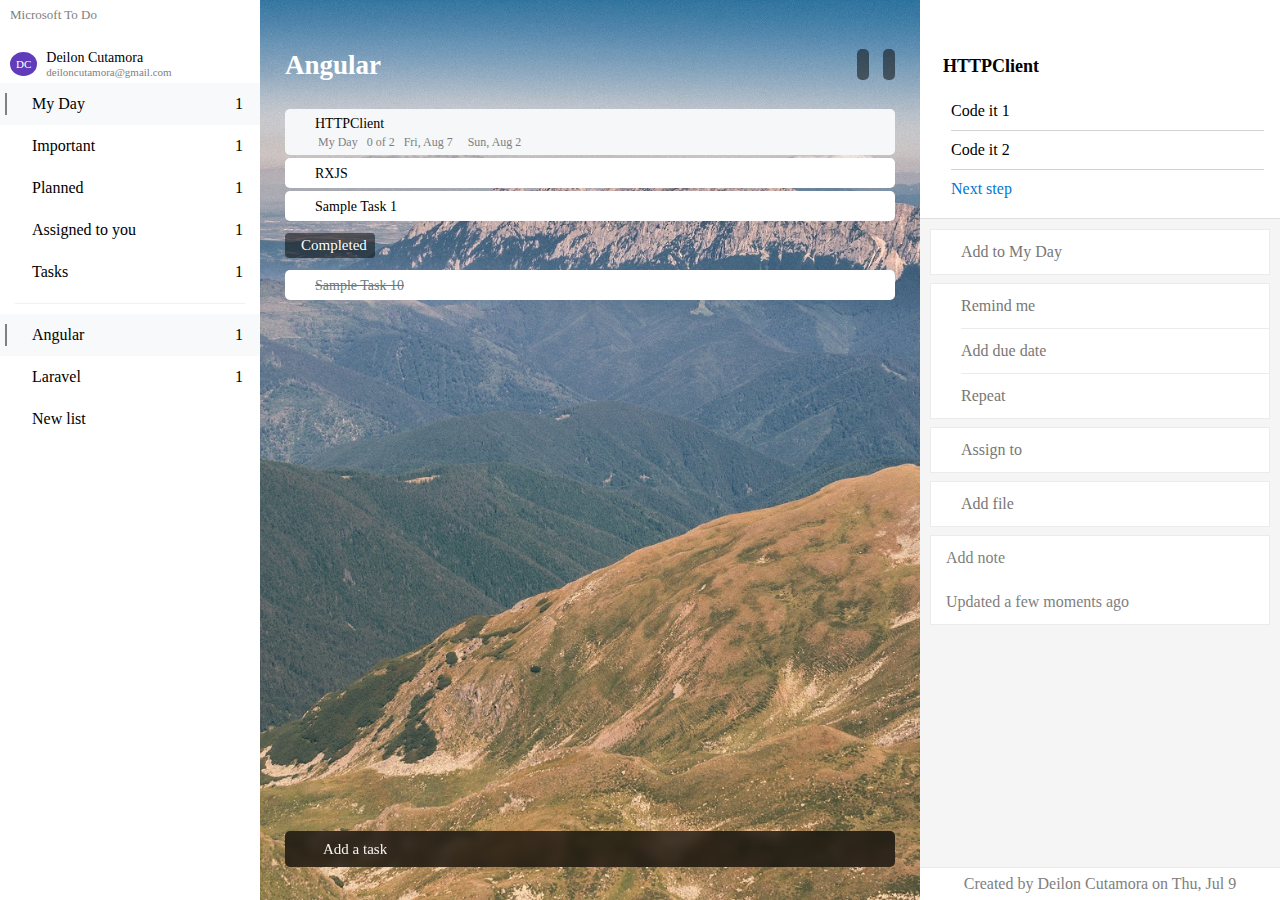
<file: index.html>
<!DOCTYPE html>
<html lang="en">
<head>
    <meta charset="UTF-8">
    <meta name="viewport" content="width=device-width, initial-scale=1.0">
    <title>Microsoft To-Do</title>
    <link rel="stylesheet" href="https://static2.sharepointonline.com/files/fabric/office-ui-fabric-core/11.0.0/css/fabric.min.css"/>
    <link rel="stylesheet" href="css/main.css">
</head>

<body class="ms-Fabric" dir="ltr">

<div class="viewport">

    <!-- Left Sidebar Pane -->
    <aside class="aside-left-overlay">
        <div class="aside-left-content">
            <p class="title-aside">Microsoft To Do</p>

            <!-- user-top -->
            <section class="user-top">
                <div class="account">
                    <!-- names -->
                    <div class="names">
                        <div class="avatar">DC</div>
                        <div class="account-details">
                            <p class="full-name">Deilon Cutamora</p>
                            <p class="email">deiloncutamora@gmail.com 
                                <i class="ms-Icon ms-Icon--ScrollUpDown" aria-hidden="true"></i>
                            </p>
                        </div>

                        <div class="user-drop">
                            <div class="user-drop-content">
                                <div class="user-drop-list">
                                    <i class="ms-Icon ms-Icon--PlayerSettings" aria-hidden="true"></i>
                                    <p>Manage Accounts</p>
                                </div>
                                <div class="user-drop-separator"></div>
                                <div class="user-drop-list">
                                    <i class="ms-Icon ms-Icon--Settings" aria-hidden="true"></i>
                                    <p>Settings</p>
                                </div>
                            </div>
                        </div>
                    </div>

                    <!-- search button -->
                    <div class="search-button">
                        <i class="ms-Icon ms-Icon--Search" aria-hidden="true"></i>
                    </div>
                </div>
            </section>

            <!-- nav-collections -->
            <section class="nav-collections">

                <!-- General Navigations i.e My Day, Important .. -->
                <div class="navs navs-active-border ms-fontWeight-bold">
                    <div id="my-day" class="navs-border">
                        <i class="ms-Icon ms-Icon--Sunny ms-Icon-customBold" aria-hidden="true"></i>
                        <p>My Day</p>
                        <span class="navs-count ms-fontSize-12">1</span>
                    </div>
                </div>
                <div class="navs">
                    <div id="important" class="navs-border">
                        <i class="ms-Icon ms-Icon--FavoriteStar" aria-hidden="true"></i>
                        <p>Important</p>
                        <span class="navs-count ms-fontSize-12">1</span>
                    </div>
                </div>
                <div class="navs">
                    <div id="planned" class="navs-border">
                        <i class="ms-Icon ms-Icon--CalendarWeek" aria-hidden="true"></i>
                        <p>Planned</p>
                        <span class="navs-count ms-fontSize-12">1</span>
                    </div>
                </div>
                <div class="navs">
                    <div id="assigned-to-you" class="navs-border">
                        <i class="ms-Icon ms-Icon--Contact" aria-hidden="true"></i>
                        <p>Assigned to you</p>
                        <span class="navs-count ms-fontSize-12">1</span>
                    </div>
                </div>
                <div class="navs">
                    <div id="tasks" class="navs-border">
                        <i class="ms-Icon ms-Icon--Home" aria-hidden="true"></i>
                        <p>Tasks</p>
                        <span class="navs-count ms-fontSize-12">1</span>
                    </div>
                </div>

                <div class="separator"><div></div></div>

                <!-- Tasks Navigations -->
                <div class="navs navs-active-border ms-fontWeight-bold">
                    <div id="assigned-to-you" class="navs-border">
                        <i class="ms-Icon ms-Icon--GlobalNavButton" aria-hidden="true"></i>
                        <p>Angular</p>
                        <span class="navs-count ms-fontSize-12">1</span>
                    </div>
                </div>
                <div class="navs">
                    <div id="tasks" class="navs-border">
                        <i class="ms-Icon ms-Icon--GlobalNavButton" aria-hidden="true"></i>
                        <p>Laravel</p>
                        <span class="navs-count ms-fontSize-12">1</span>
                    </div>
                </div>
                <div class="navs">
                    <div id="tasks" class="navs-border">
                        <i class="ms-Icon ms-Icon--Add" aria-hidden="true"></i>
                        <p>New list</p>
                    </div>
                </div>

            </section>
        </div>
    </aside>

    <main>
        <!-- main-top -->
        <section class="main-top">
            <div class="main-top-hb"><i class="ms-Icon ms-Icon--GlobalNavButton" aria-hidden="true"></i></div>
            <div class="main-top-content">
                <h1>Angular</h1>
                <div class="main-top-right">
                    <div class="top-actions"><i class="ms-Icon ms-Icon--People top-right-i" aria-hidden="true"></i></div>
                    
                    <div id="customize" class="top-actions">
                        <i class="ms-Icon ms-Icon--More top-right-i" aria-hidden="true"></i>
                        <div id="customize-pop">
                            <div class="customize-list">
                                <i class="ms-Icon ms-Icon--Rename" aria-hidden="true"></i>
                                <span>Rename list</span>
                            </div>
                            <div class="customize-list">
                                <i class="ms-Icon ms-Icon--Sort" aria-hidden="true"></i>
                                <span>Sort by</span>
                                <i class="ms-Icon ms-Icon--ChevronRightMed" aria-hidden="true"></i>
                                <div class="sort-by-pop">
                                    <div class="sort-list">
                                        <i class="ms-Icon ms-Icon--FavoriteStar" aria-hidden="true"></i>
                                        <span>Importance</span>
                                    </div>
                                    <div class="sort-list">
                                        <i class="ms-Icon ms-Icon--Calendar" aria-hidden="true"></i>
                                        <span>Due Date</span>
                                    </div>
                                    <div class="sort-list">
                                        <i class="ms-Icon ms-Icon--Sunny" aria-hidden="true"></i>
                                        <span>Added to My Day</span>
                                    </div>
                                    <div class="sort-list">
                                        <i class="ms-Icon ms-Icon--Sort" aria-hidden="true"></i>
                                        <span>Alphabetically</span>
                                    </div>
                                    <div class="sort-list">
                                        <i class="ms-Icon ms-Icon--AddEvent" aria-hidden="true"></i>
                                        <span>Creation date</span>
                                    </div>
                                </div>
                            </div>

                            <div id="theme">
                                <p>Theme</p>
                                <div class="theme-list">

                                    <!-- Gradients theme -->
                                    <div class="theme-border theme-active-border">
                                        <div class="theme-picture" data-theme="blue-theme"></div>
                                    </div>
                                    <div class="theme-border">
                                        <div class="theme-picture"></div>
                                    </div>
                                    <div class="theme-border">
                                        <div class="theme-picture"></div>
                                    </div>
                                    <div class="theme-border">
                                        <div class="theme-picture"></div>
                                    </div>
                                    <div class="theme-border">
                                        <div class="theme-picture"></div>
                                    </div>
                                    <div class="theme-border">
                                        <div class="theme-picture"></div>
                                    </div>
                                    <div class="theme-border">
                                        <div class="theme-picture"></div>
                                    </div>

                                    <!-- Solid colors theme -->
                                    <div class="theme-border solid-colors">
                                        <div class="theme-picture" data-solid-theme="light-blue"></div>
                                    </div>
                                    <div class="theme-border solid-colors">
                                        <div class="theme-picture"></div>
                                    </div>
                                    <div class="theme-border solid-colors">
                                        <div class="theme-picture"></div>
                                    </div>
                                    <div class="theme-border solid-colors">
                                        <div class="theme-picture"></div>
                                    </div>
                                    <div class="theme-border solid-colors">
                                        <div class="theme-picture"></div>
                                    </div>
                                    <div class="theme-border solid-colors">
                                        <div class="theme-picture"></div>
                                    </div>
                                    <div class="theme-border solid-colors">
                                        <div class="theme-picture"></div>
                                    </div>

                                    <!-- Solid colors theme -->
                                    <div class="theme-border">
                                        <div class="theme-picture" data-img-theme="bg1"></div>
                                    </div>
                                    <div class="theme-border">
                                        <div class="theme-picture"></div>
                                    </div>
                                    <div class="theme-border">
                                        <div class="theme-picture"></div>
                                    </div>
                                    <div class="theme-border">
                                        <div class="theme-picture"></div>
                                    </div>
                                    <div class="theme-border">
                                        <div class="theme-picture"></div>
                                    </div>
                                    <div class="theme-border">
                                        <div class="theme-picture"></div>
                                    </div>
                                    <div class="theme-border">
                                        <div class="theme-picture"></div>
                                    </div>
                                    <div class="theme-border">
                                        <div class="theme-picture"></div>
                                    </div>
                                    <div class="theme-border">
                                        <div class="theme-picture"></div>
                                    </div>

                                </div>
                            </div>

                            <div class="customize-list">
                                <i class="ms-Icon ms-Icon--Print" aria-hidden="true"></i>
                                <span>Print list</span>
                            </div>
                            <div class="customize-list">
                                <i class="ms-Icon ms-Icon--Mail" aria-hidden="true"></i>
                                <span>Email list</span>
                            </div>
                            <div class="customize-list">
                                <i class="ms-Icon ms-Icon--Pinned" aria-hidden="true"></i>
                                <span>Pin to start</span>
                            </div>
                            <div class="customize-list" style="color: #c50f1f !important; border-top: 1px solid #edebe9; box-sizing: border-box">
                                <i class="ms-Icon ms-Icon--Delete" aria-hidden="true" style="color: red !important;"></i>
                                <span>Delete list</span>
                            </div>
                        </div>
                    </div>
                
                </div>
            </div>
        </section>

        <!-- main-list -->
        <section class="main-list">
            <div class="task active-task clearfix">
                <div class="task-check">
                    <!-- <i class="ms-Icon ms-Icon--Completed " aria-hidden="true"></i> -->
                    <i class="ms-Icon ms-Icon--CircleRing" aria-hidden="true"></i>
                </div>
                <div class="task-description">
                    <span class="task-title">HTTPClient</span> 

                    <ul>
                        <li><i class="ms-Icon ms-Icon--Sunny task-pre-icon" aria-hidden="true"></i> My Day</li>
                        <li><i class="ms-Icon ms-Icon--RadioBullet" aria-hidden="true"></i> 0 of 2</li>
                        <li><i class="ms-Icon ms-Icon--RadioBullet" aria-hidden="true"></i> <i class="ms-Icon ms-Icon--Event task-pre-icon" aria-hidden="true"></i> Fri, Aug 7 &nbsp;<i class="ms-Icon ms-Icon--SyncOccurence task-pre-icon" aria-hidden="true"></i></li>
                        <li><i class="ms-Icon ms-Icon--RadioBullet" aria-hidden="true"></i> <i class="ms-Icon ms-Icon--Ringer task-pre-icon" aria-hidden="true"></i> Sun, Aug 2 </li>
                        <li><i class="ms-Icon ms-Icon--Attach" aria-hidden="true"></i></li>
                        <li><i class="ms-Icon ms-Icon--QuickNote" aria-hidden="true"></i></li>
                    </ul>

                </div>
                <div class="task-star">
                    <!-- <i class="ms-Icon ms-Icon--Completed " aria-hidden="true"></i> -->
                    <i class="ms-Icon ms-Icon--FavoriteStar" aria-hidden="true"></i>
                </div>
            </div>
            <div class="task clearfix">
                <div class="task-check">
                    <i class="ms-Icon ms-Icon--Completed " aria-hidden="true"></i>
                    <!-- <i class="ms-Icon ms-Icon--CircleRing" aria-hidden="true"></i> -->
                </div>
                <div class="task-description">
                    <span class="task-title">RXJS</span>
                </div>
                <div class="task-star">
                    <!-- <i class="ms-Icon ms-Icon--Completed " aria-hidden="true"></i> -->
                    <i class="ms-Icon ms-Icon--FavoriteStar" aria-hidden="true"></i>
                </div>
            </div>
            <div class="task clearfix">
                <div class="task-check">
                    <!-- <i class="ms-Icon ms-Icon--Completed " aria-hidden="true"></i> -->
                    <i class="ms-Icon ms-Icon--CircleRing" aria-hidden="true"></i>
                </div>
                <div class="task-description">
                    <span class="task-title">Sample Task 1</span>
                    <!-- <span>0 of 2 | Fri, Aug 7 | Sun, Jul 26</span> -->
                </div>
                <div class="task-star">
                    <!-- <i class="ms-Icon ms-Icon--Completed " aria-hidden="true"></i> -->
                    <i class="ms-Icon ms-Icon--FavoriteStar" aria-hidden="true"></i>
                </div>
            </div>
            
            <div class="completed">

                <div class="completed-toggle">
                    <i class="ms-Icon ms-Icon--ChevronDown" aria-hidden="true"></i>
                    <span>Completed</span> 
                </div>
        
                <div class="task completed-task clearfix">
                    <div class="task-check">
                        <!-- <i class="ms-Icon ms-Icon--Completed " aria-hidden="true"></i> -->
                        <i class="ms-Icon ms-Icon--CompletedSolid" aria-hidden="true"></i>
                    </div>
                    <div class="task-description">
                        <span>Sample Task 10</span>
                        <!-- <span>0 of 2 | Fri, Aug 7 | Sun, Jul 26</span> -->
                    </div>
                    <div class="task-star">
                        <!-- <i class="ms-Icon ms-Icon--Completed " aria-hidden="true"></i> -->
                        <i class="ms-Icon ms-Icon--FavoriteStar" aria-hidden="true"></i>
                    </div>
                </div>
        
            </div>

        </section>

        <!-- Task input from -->
        <section class="task-input-wrap">
            <div class="task-input-content clearfix">
                <div class="task-input-left-icon">
                    <i class="ms-Icon ms-Icon--Add" aria-hidden="true"></i>
                    <!-- <i class="ms-Icon ms-Icon--CircleRing" aria-hidden="true"></i> -->
                </div>
                <div class="task-input-form">
                    <span class="task-title-form">Add a task</span>
                    <!-- <span>0 of 2 | Fri, Aug 7 | Sun, Jul 26</span> -->
                </div>
            </div>
        </section>
    </main>

    <aside class="aside-right-overlay">
        <div class="aside-right-content">

            <!-- Main task and steps -->
            <section class="right-task">
                
                <div class="right-task-title">
                    <i class="ms-Icon ms-Icon--CircleRing" aria-hidden="true"></i>
                    <h1>HTTPClient</h1>
                    <i class="ms-Icon ms-Icon--FavoriteStar" aria-hidden="true"></i>
                </div>
                
                <div class="task-steps-list">
                    <div class="step">
                        <i class="ms-Icon ms-Icon--CircleRing" aria-hidden="true"></i>
                        <div class="step-title">
                            <span>Code it 1</span>
                            <i class="ms-Icon ms-Icon--Cancel" aria-hidden="true"></i>
                        </div>
                    </div>
                    <div class="step">
                        <i class="ms-Icon ms-Icon--CircleRing" aria-hidden="true"></i>
                        <div class="step-title">
                            <span>Code it 2</span>
                            <i class="ms-Icon ms-Icon--Cancel" aria-hidden="true"></i>
                        </div>
                    </div>
                </div>

                <div class="next-step">
                    <div class="next-step-input">
                        <i class="ms-Icon ms-Icon--Add" aria-hidden="true"></i>
                        <div class="step-title">
                            <span>Next step</span>
                            <i class="ms-Icon ms-Icon--Cancel" aria-hidden="true"></i>
                        </div>
                    </div>
                </div>

            </section>

            <!-- Manage Task -->
            <section class="manage-task">
                
                <div class="manage-container mb-8">
                    <div class="manage">
                        <i class="ms-Icon ms-Icon--Sunny" aria-hidden="true"></i>
                        <div class="manage-title">
                            <span class="title-placeholder">Add to My Day</span> 
                        </div>
                    </div>
                    <button class="delete-manage">
                        <i class="ms-Icon ms-Icon--Cancel" aria-hidden="true"></i>
                    </button>
                </div>

                <div class="group-manage mb-8">
                    <div class="manage-container">
                        <div class="manage">
                            <i class="ms-Icon ms-Icon--AlarmClock" aria-hidden="true"></i>
                            <div class="manage-title">
                                <span class="title-placeholder">Remind me</span> 
                            </div>
                        </div>
                        <button class="delete-manage">
                            <i class="ms-Icon ms-Icon--Cancel" aria-hidden="true"></i>
                        </button>
                    </div>
                    <div class="manage-container">
                        <div class="manage">
                            <i class="ms-Icon ms-Icon--Calendar" aria-hidden="true"></i>
                            <div class="manage-title">
                                <span class="title-placeholder">Add due date</span> 
                            </div>
                        </div>
                        <button class="delete-manage">
                            <i class="ms-Icon ms-Icon--Cancel" aria-hidden="true"></i>
                        </button>
                    </div>
                    <div class="manage-container">
                        <div class="manage">
                            <i class="ms-Icon ms-Icon--Event" aria-hidden="true"></i>
                            <div class="manage-title">
                                <span class="title-placeholder">Repeat</span> 
                            </div>
                        </div>
                        <button class="delete-manage">
                            <i class="ms-Icon ms-Icon--Cancel" aria-hidden="true"></i>
                        </button>
                    </div>
                </div>

                <div class="manage-container mb-8">
                    <div class="manage">
                        <i class="ms-Icon ms-Icon--AddFriend" aria-hidden="true"></i>
                        <div class="manage-title">
                            <span class="title-placeholder">Assign to</span> 
                        </div>
                    </div>
                    <button class="delete-manage">
                        <i class="ms-Icon ms-Icon--Cancel" aria-hidden="true"></i>
                    </button>
                </div>

                <div class="manage-container mb-8">
                    <div class="manage">
                        <i class="ms-Icon ms-Icon--Attach" aria-hidden="true"></i>
                        <div class="manage-title">
                            <span class="title-placeholder">Add file</span> 
                        </div>
                    </div>
                </div>

                <div class="group-manage">
                    <div class="notes">
                        <span class="notes-title">Add note</span>
                    </div>
                    <div class="notes">
                        <div class="notes-date">Updated a few moments ago</div>
                    </div>
                </div>

            </section>
            
            <!-- Detail bottom -->
            <div class="detail-bottom">
                <div class="detail-bottom-icon">
                    <i class="ms-Icon ms-Icon--ChevronRight" aria-hidden="true"></i>
                </div>
                <div class="detail-bottom-title">
                    <span class="bottom-title">
                        Created by Deilon Cutamora on Thu, Jul 9
                    </span>
                </div>
                <div class="detail-bottom-icon">
                    <i class="ms-Icon ms-Icon--Delete" aria-hidden="true"></i>
                </div>
            </div>

        </div>
    </aside>

</div>

<!-- Dialogs -->
<div class="dialog">
    <div class="dialog-content">

        <div class="manage-accounts">
            <div class="manage-accounts-header ms-fontWeight-bold"><p>Manage accounts</p></div>
            <div class="manage-account-list">
                <div class="avatar">DC</div>
                <div class="account-details">
                    <p class="full-name">Deilon Cutamora</p>
                    <p class="email">deilast80@gmail.com</p>
                </div>
                <div class="manage-account-signout">
                    <a href="#">Sign out</a>
                </div>
            </div>
            <a href="#" class="manage-account-add">
                <i class="ms-Icon ms-Icon--Add" aria-hidden="true"></i>
                <p>Add account</p>
            </a>
            <div class="manage-account-footer clearfix">
                <button>Close</button>
            </div>
        </div>

        <!-- <div class="dialog-delete">
            <p class="dialog-delete-header ms-fontWeight-semibold">Delete task?</p>
            <p class="dialog-delete-message">"Sample Task 1" will be permanently deleted.</p>
            <div class="dialog-delete-option">
                <button class="ms-fontWeight-semibold">Delete</button>
                <button class="ms-fontWeight-semibold ">Cancel</button>
            </div>
        </div> -->

    </div>
</div>


</body>
</html>
</file>
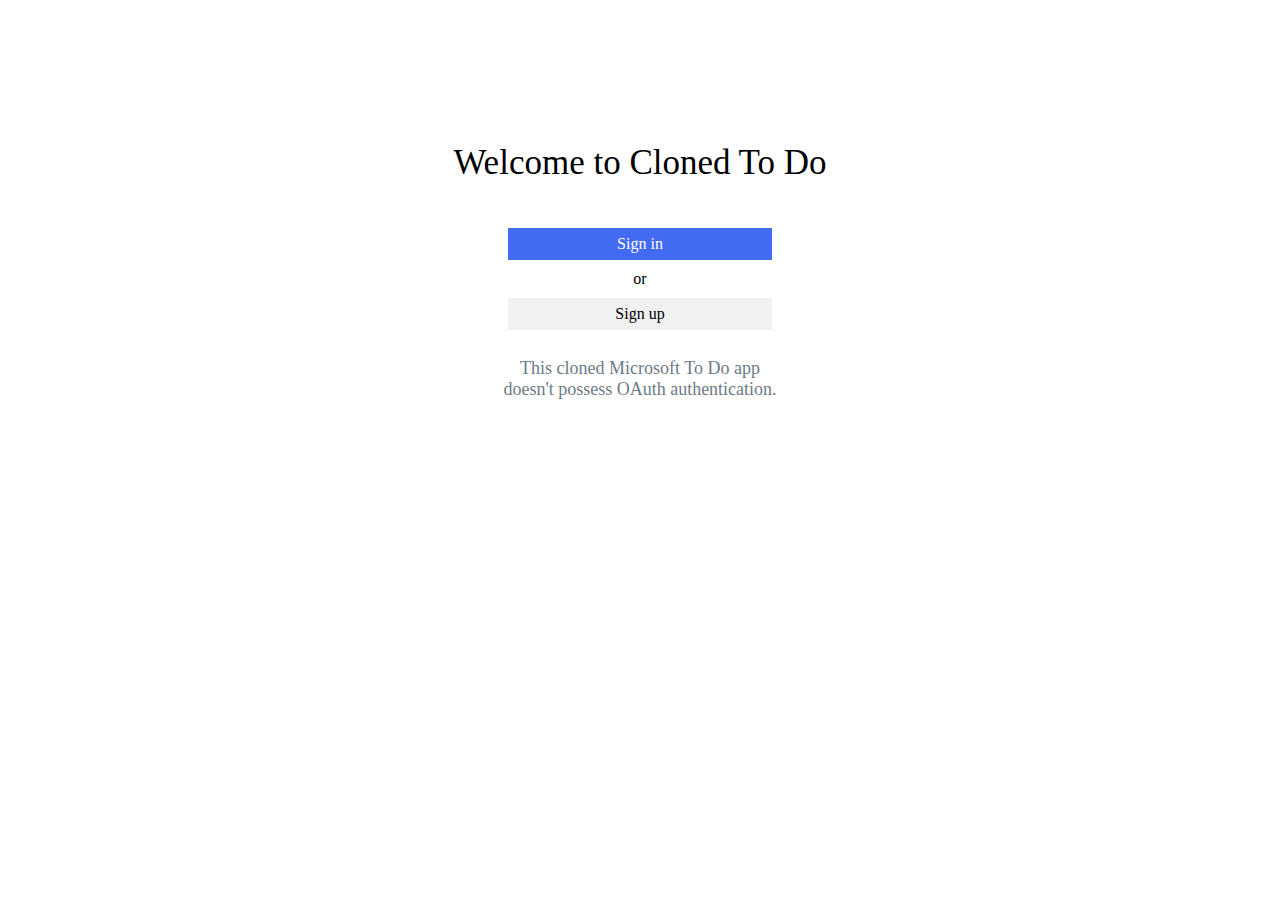
<file: welcome.html>
<!DOCTYPE html>
<html lang="en">
<head>
    <meta charset="UTF-8">
    <meta name="viewport" content="width=device-width, initial-scale=1.0">
    <title>Document</title>
    <link rel="stylesheet" href="https://static2.sharepointonline.com/files/fabric/office-ui-fabric-core/11.0.0/css/fabric.min.css"/>
    <link rel="stylesheet" href="css/welcome.css">
</head>
<body class="ms-fabric" dir="ltr">
    
    <main>
        <p id="welcome">Welcome to Cloned To Do</p>
        <a id="signin-btn" href="#">Sign in</a> 
        <span>or</span>
        <a id="signup-btn" href="#">Sign up</a>
        <p id="welcome-bottom">This cloned Microsoft To Do app <br> doesn't possess OAuth authentication.</p>
    </main>

    <div id="popsignup" class="overlay">
        <div class="popscontent">
            <div class="welcome-dialog">
                <p>Create dummy account :)</p>
                <form action="">
                    <input type="text" name="name" id="name" placeholder="Name">
                    <input type="email" name="email" id="email" placeholder="Email">
                    <input type="password" name="password" id="password" placeholder="Password">
                    <button type="submit">Sign up</button>
                </form>
            </div>
        </div>
    </div>


    <div id="popsignin" class="overlay">
        <div class="popscontent">
            <div class="welcome-dialog">
                <p>Sign in your dummy account :)</p>
                <form action="">
                    <input type="email" name="email" id="email" placeholder="Email">
                    <input type="password" name="password" id="password" placeholder="Password">
                    <button type="submit">Sign in</button>
                </form>
            </div>
        </div>
    </div>

</body>
</html>
</file>
<file: css/main.css>
/* --------------------------------------------------------
Style Sheet for MS To Do Clone UI

version: 1.0
last modified: mm/dd/yy
author: Deilon Cutamora
email: dloncutamora@gmail.com
website: 
----------------------------------------------------------*/
/* -----------------------------------------------------------
CONTENTS:
1. Left Sidebar Pane
2. Main Window
3. Right Sidebar Pane
4. Modals
------------------------------------------------------------*/

/**********************************
***********************************
General
***********************************
**********************************/
body {
    margin: 0;

}

.clearfix::after {
    content: '';
    clear: both;
    display: block;
}
button {
    background: transparent;
    box-shadow: 0px 0px 0px transparent;
    border: 0px solid transparent;
    text-shadow: 0px 0px 0px transparent;
  }
  
  button:hover {
    background: transparent;
    box-shadow: 0px 0px 0px transparent;
    border: 0px solid transparent;
    text-shadow: 0px 0px 0px transparent;
  }
  
  button:active {
    outline: none;
    border: none;
  }
  
  button:focus {
    outline: 0;
  }


.viewport {
    display: flex;
    flex-direction: row;
    margin: 0;
    background: #f1f1f1;
    overflow: hidden;
}


/**********************************
***********************************
1. Left Sidebar Pane
***********************************
**********************************/
.aside-left-overlay {
    display: flex;
    flex-basis: 260px;
}
.aside-left-content {
    display: flex;
    flex-basis: 260px;
    flex-flow: column;
    height: 100vh;
    background-color: #FFF;
    overflow: hidden;
}

.title-aside {
    font-family: 'Segoe UI Regular';
    font-size: 13px;
    color: gray;
    padding: 7px 10px;
    margin: 0;
}

/************ user-top ************/
.user-top {
    margin-top: 15px;
}
.account {
    position: relative;
}

.names {
    padding: 5px 10px;
}
.names:hover {
    background: #FAFBFC;
}
.names div {
    display: inline-block;
}
.names .avatar {
    font-size: 11px;
    font-family: 'Segoe UI Regular';
    padding: 6px;
    border-radius: 50%;
    background: #603CBA;
    color: #FFF;
    margin-right: 5px;
}
.names .account-details {
    vertical-align: middle;
}
.names .account-details p {
    margin: 0;
}
.names .account-details .full-name {
    font-size: 14px;
    font-family: 'Segoe UI Regular';
}
.names .account-details .email {
    font-size: 11px;
    font-family: 'Segoe UI Regular';
    color: gray;
}
.names .account-details .email i {
    font-size: 9px;
    font-weight: bold;
}

.user-drop {
    display: none !important;
    position: fixed;
    z-index: 1;
    left: 0;
    top: 0;
    width: 100%;
    height: 100%; 
    overflow: auto; 
    /* background-color: rgb(0,0,0); 
    background-color: rgba(0,0,0,0.4);  */
}
.user-drop-content {
    position: absolute;
    top: 90px;
    left: 10px;
    width: 248px;
    background: #fff;
    margin-top: 7px;
    border-radius: 4px;
    overflow: hidden;
    -webkit-box-shadow: 1px 0px 7px 1px rgba(121,119,117,0.41);
    -moz-box-shadow: 1px 0px 7px 1px rgba(114, 78, 43, 0.41);
    box-shadow: 1px 0px 7px 1px rgba(121,119,117,0.41);
}
.user-drop-list {
    display: flex !important;
    align-items: center;
    padding: 0 5px;
    border: 1px solid #fff;
    box-sizing: border-box;
}
.user-drop-list:hover {
    background: #FAFBFC;
    cursor: default
}
.user-drop-list i {
    margin: 0 10px;
    font-size: 17px;
}
.user-drop-list p {
    margin-left: 10px;
}
.user-drop-separator {
    display: flex !important;
    height: 1px;
    background: #f1f1f1;
}


.search-button {
    position: absolute;
    top: 0; 
    right: 0;
    padding: 12px 14px;
    background: #FFF;
}
.search-button:hover {
    background: #FAFBFC;
}
.search-button i {
    color: gray;
    font-size: 16px;
    vertical-align: middle;
}

/************ nav-collections ************/
.nav-collections {
    overflow-y: auto;
}
.navs {
    padding: 10px 17px 10px 5px;
}
.navs:focus {
    outline: 0 !important;
}
.navs:hover {
    background: #F4F5F5;
}
.navs-active-border {
    background: #F8F9FA;
}
.navs-active-border > .navs-border {
    border-left: 2px solid gray !important; 
}
.navs-active-border .ms-Icon-customBold {
    font-weight: bold;
}
.navs-border {
    display: flex;
    align-items: center;
    border-left: 2px solid transparent;
    padding: 2px 0px;
}
.navs-border i {
    font-size: 16px;
    padding-left: 10px;
    padding-right: 15px;
}
.navs-border p {
    flex-grow: 1;
    margin: 0;
    /* font-size: 14px; */
}

.separator {
    padding: 10px 15px;
}
.separator div {
    height: 1px;
    background: #f1f1f1;
}

@media screen and (min-width: 776px) {
    /* Show on larger screens */
    .aside-left-overlay { 
        display: flex; 
        z-index: 30; 
    }  
}
@media screen and (min-width: 0px) and (max-width: 775px) {
    /* toggle on smaller screens */
    .aside-left-overlay { 
        /* display: flex;  */
        display: none;
        width: 100%;
        background-color:rgba(0, 0, 0, 0.5);
        position: absolute;
        top: 0;
        left: 0;
        z-index: 20;
    }
    .aside-left-content {
        flex-basis: 260px;
    }   
}





/**********************************
***********************************
2. Main window
***********************************
**********************************/
main {
    display: flex;
    flex-flow: column;
    height: 100vh;
    padding: 0;
    flex-grow: 1;
    flex-basis: 0%;
    background-image: url('../img/mountain-field.jpg');
    background-size: cover;
    background-position: center center;
    background-repeat: no-repeat;
    background-attachment: fixed;
    position: relative;
    overflow-y: auto;
    overflow-x: hidden;
}

/************ Main top ************/
.main-top {
    background: inherit;
    background-attachment: fixed;
    position: sticky;
    top: 0;
    width: 100%;
    box-sizing: border-box;
    padding: 50px 25px 20px 25px;
    z-index: 15;
}
.main-top-hb {
    display: none;
    font-size: 24px;
    font-weight: bold;
    color: #FFF;
}

.main-top-content {
    position: relative;
}
.main-top-content h1 {
    font-family: 'Segoe UI Regular';
    font-size: 27px;
    color: #FFF;
    margin: 0;
}
.main-top-right {
    position: absolute;
    top: 5px;
    right: 0;
}
.main-top-right .top-actions {
    display: inline-block;
    margin-left: 10px;
}
.top-actions .top-right-i {
    color: white;
    background: rgba(0, 0, 0, 0.5);
    font-size: 17px;
    text-align: center;
    padding: 6px;
    border-radius: 5px;
}
.top-actions .top-right-i:hover {
    background: rgba(0, 0, 0, 0.7);
}

#customize {
    position: relative;
}
#customize-pop {
    display: none;
    position: absolute;
    top: -100%;
    right: 120%;
    width: 290px;
    margin-top: 5px;
    background: #FFF;
    border: 1px solid #FFF;
    border-radius: 4px;
    -webkit-box-shadow: 1px 0px 7px 1px rgba(121,119,117,0.41);
    -moz-box-shadow: 1px 0px 7px 1px rgba(121,119,117,0.41);
    box-shadow: 1px 0px 7px 1px rgba(121,119,117,0.41);
}
.customize-list {
    position: relative;
    display: flex;
    align-items: center;
    padding: 13px 15px; 
}
.customize-list:hover {
    background: #F5F6F7
}
.customize-list i {
    font-size: 16px;
    color: gray;
}
.customize-list span {
    flex-grow: 1;
    flex-basis: 1;
    flex-shrink: 0;
    margin-left: 17px;
}
.customize-list .ms-Icon--ChevronRightMed {
    padding: 0;
    font-size: 13px;
}
#theme {
    padding: 10px 0px;
}
#theme p {
    margin: 0 13px;
}
.theme-list {
    display: flex;
    flex-wrap: wrap;
    margin: 5px 10px 0px 10px;
}
.theme-border {
    border: 2px solid transparent;
    background: #fff; 
    padding: 2px;
    margin: 2px;
}
.theme-active-border {
    border: 2px solid #0078d4;
}
.theme-picture {
    height: 42px;
    width: 42px;
    background: lightgreen;
}

.solid-colors {
    padding: 1px !important;
}
.solid-colors .theme-picture {
    height: 44px !important;
    width: 44px !important;
    border: 2px solid #3063AB;
    box-sizing: border-box;
}

[data-theme="blue-theme"] {
    background: rgb(95,115,193) !important;
    background: linear-gradient(180deg, rgba(95,115,193,1) 37%, rgba(109,129,209,1) 77%, rgba(117,137,218,1) 95%) !important;
}
[data-solid-theme="light-blue"] {
    background: #DFEDF9;
}
[data-img-theme="bg1"] {
    background-image: url('../img/mountain-field.jpg');
    background-size: cover;
    background-position: center center;
}

.sort-by-pop {
    position: absolute;
    top: 0;
    right: 99%;
    width: 250px;
    background: #FFF;
    border: 1px solid #FFF;
    box-sizing: border-box;;
    border-radius: 4px;
    overflow: hidden;
    -webkit-box-shadow: 1px 0px 7px 1px rgba(121,119,117,0.41);
    -moz-box-shadow: 1px 0px 7px 1px rgba(121,119,117,0.41);
    box-shadow: 1px 0px 7px 1px rgba(121,119,117,0.41);
}
.sort-list {
    display: flex;
    align-items: center;
    padding: 13px 15px;
}
.sort-list:hover {
    background: #F5F6F7;
}
@media screen and (min-width: 0px) and (max-width: 775px) {
    /* Few additions/adjustments in the main window */
    .main-top {
        padding-top: 25px !important;
        padding-bottom: 10px !important;
    }
    .main-top-hb {
        display: block !important;
    }
}


/************ Main list ************/
.main-list {
    z-index: 5;
    padding: 5px 25px 0 25px;
    flex: 1 1 auto;
}
.task {
    display: flex;
    align-items: center;
    padding: 5px 5px;
    background: #FFF;
    border-radius: 5px;
    margin: 3px 0;
}
.task:hover {
    background: #F5F5F5;
}
.active-task {
    background: #F5F7F9;
}
.task-check {
    padding: 10px 15px 10px 10px;
}
.task-check i {
    color: gray;
    font-size: 23px;
    vertical-align: middle;
}
.task-description {
    width: 100%;
    margin: 0;
    overflow: hidden;
}
.task-title {
    margin: 0;
    word-wrap: break-word;
    font-size: 14px;
}
.task-description ul {
    list-style: disc;
    font-size: 12px;
    color: gray;
    margin: 0 !important;
    padding: 0;
    padding-top: 3px;
    overflow: hidden;
    white-space: nowrap;
}
.task-description ul li {
    display: inline;
    text-align: left;
    padding-left: 3px;
    padding-right: 3px;
}
.task-description ul li .ms-Icon--RadioBullet {
    font-size: 8px;
}
.task-pre-icon {
    vertical-align: baseline;
    font-size: 10px;
    font-weight: bold;
}
.task-star {
    color: gray;
    padding: 10px 15px;
}
.task-star i {
    font-size: 17px;
}

.completed-toggle {
    display: flex;
    align-items: center;
    color: white;
    font-size: 15px;
    width: fit-content;
    margin: 12px 0;
    background: rgba(0, 0, 0, 0.5);
    padding: 4px 8px;
    border-radius: 4px;
}
.completed-toggle:hover {
    background: rgba(0, 0, 0, 0.7);
    cursor: pointer;
}
.completed-toggle i {
    margin-right: 8px;
    font-size: 12px;
}

.completed-task span {
    color: #69797e;
    font-size: 14px;
    text-decoration: line-through;
}

/************ Task input form ************/
.task-input-wrap {
    background: inherit;
    background-attachment: fixed;
    width: 100%;
    position: sticky;
    bottom: 0;
    box-sizing: border-box;
    padding: 5px 25px 30px 25px;
    z-index: 10;
}
.task-input-content {
    display: flex;
    align-items: center;
    color: #f3f2f1;
    padding: 8px 8px;
    margin: 3px 0;
    background: rgba(0, 0, 0, 0.7);
    border-radius: 5px;
    backdrop-filter: blur(5px);
}
.task-input-left-icon {
    padding: 10px 10px;
    display: inline-block;
}
.task-input-left-icon i {
    font-size: 16px;
    vertical-align: middle;
}
.task-input-form {
    font-size: 15px;
    margin: 0;
    white-space: nowrap;
    overflow: hidden;
    margin-left: 10px;
}
.task-title-form {
    font-size: 15px;
}





/**********************************
***********************************
3. Right sidebar pane
***********************************
**********************************/
.aside-right-overlay {
    /* display: flex; */
    display: none;
    flex-basis: 360px;
}
.aside-right-content {
    display: flex;
    flex-flow: column;
    flex-basis: 360px;
    height: 100vh;
    overflow-y: auto;
}

/************ Main task and steps ************/
.right-task {
    background: #fff;
    padding-top: 43px;
    padding-bottom: 10px;
    padding-left: 5px;
    padding-right: 5px;
    border-bottom: 1px solid #e1dfdd;
}
.right-task-title {
    display: flex;
    flex-flow: row;
    padding: 15px 8px;
}
.right-task-title i:nth-child(1) {
    font-size: 23px;
    vertical-align: middle;
    color: gray;
}
.right-task-title i:nth-child(3) {
    font-size: 17px;
    vertical-align: middle;
    color: gray;
    margin-top: 2px;
}
.right-task-title h1 {
    font-family: 'Segoe UI Regular';
    font-size: 18px;
    margin: 0;
    margin-left: 10px;
    margin-top: -2px;
    flex-grow: 1;
    flex-shrink: 0;
}

.step {
    display: flex;
    align-items: center;
    padding-left: 11px;
    padding-right: 11px;
}
.step:hover {
    background: #FAFBFC;
} 
.step:hover > .step-title i{
    display: block;
}
.step i:nth-child(1) {
    color: gray;
    font-size: 17px;
    font-weight: bold;
}
.step-title {
    display: flex;
    align-items: center;
    font-size: 16px; 
    width: 100%;
    margin-left: 15px;
    padding: 10px 0;
    border-bottom: 1px solid lightgray;
}
.step-title span {
    flex-grow: 1;
    flex-shrink: 0;
    flex-basis: auto;
}
.step-title i {
    color: gray;
    display: none;
}

.next-step-input {
    display: flex;
    align-items: center;
    padding-left: 11px;
    padding-right: 11px;
    color: #0078d4;
}
.next-step-input .step-title {
    border-bottom: 0;
}
.next-step-input i:nth-child(1) {
    font-size: 17px;
    font-weight: bold;
}



/************ Manage Task ************/
.manage-task {
    flex-grow: 1;
    background: #f5f5f5;
    padding: 10px;
}

.mb-8 {
    margin-bottom: 8px;
}
.manage-container {
    position: relative;
}
.manage > i {
    font-size: 17px;
}
.manage {
    display: flex;
    align-items: center;
    color: #797775;
    background: #FFF;
    border: 1px solid #edebe9;
    padding-left: 15px;
}
.manage:hover {
    background: #FAFBFC;
}
.manage-title {
    flex-grow: 1;
    font-family: 'Segoe UI Regular';
    font-size: 16px;
    padding-top: 13px;
    padding-bottom: 13px;
    margin-left: 15px;
}
.title-placeholder {
    flex-grow: 1;
    flex-basis: auto;
}
.delete-manage {
    color: #797775;
    background: #fff;
    height: 100%;
    width: 45px;
    font-size: 16px;
    border-top: 1px solid #edebe9;
    border-right: 1px solid #edebe9;
    border-bottom: 1px solid #edebe9;
    border-left: none !important;
    border-radius: 0;
    position: absolute;
    top: 0;
    right: 0;
}
.delete-manage:hover {
    background: #FAFBFC;
    border-top: 1px solid #edebe9;
    border-right: 1px solid #edebe9;
    border-bottom: 1px solid #edebe9;
}


.group-manage {
    border: 1px solid #edebe9;
}
.group-manage .manage,
.group-manage .delete-manage {
    border: none;
}
.group-manage .manage-container:not(:last-child) .delete-manage, 
.group-manage .manage-container:not(:last-child) .manage-title {
    border-bottom: 1px solid #edebe9;
}

.notes {
    color: gray;
    background: #fff;
    padding: 13px 15px;
}


/************ Detail bottom ************/
.detail-bottom {
    display: flex;
    position: sticky;
    bottom: 0;
    color: gray;
    background: #fff;
    border-top: 1px solid #edebe9;
}

.detail-bottom-title {
    flex-grow: 1;
    text-align: center;
    padding: 7px 5px;
}
.detail-bottom-icon {
    font-size: 18px;
    padding: 10px 12px;
}
.detail-bottom-icon:hover {
    background: #FAFBFC;
}
.detail-bottom-icon i {
    vertical-align: middle;
}

@media screen and (min-width: 920px) {
    /* Show on larger screens */
    .aside-right-overlay { 
        display: flex; 
        /* display: none; */
    }
}
@media screen and (min-width: 0px) and (max-width: 919px) { 
    /* Toggle on smaller screens */
    .aside-right-overlay {
        /* display: none; */
        display: flex;
        flex-flow: row-reverse;
        width: 100%;
        background-color:rgba(0, 0, 0, 0.5);
        height: 100vh;
        overflow-y: auto;

        position: absolute;
        top: 0; 
        z-index: 20;
    }
    .aside-right-content {
        flex-basis: 360px;
    }
}



/**********************************
***********************************
4. Dialogs
***********************************
**********************************/
.dialog {
    display: none !important;
    position: fixed;
    z-index: 1000;
    left: 0;
    top: 0;
    width: 100%;
    height: 100%; 
    background-color: rgb(0,0,0); 
    background-color: rgba(0,0,0,0.4); 
}
.dialog-content {
    width: fit-content;
    background: #fff;
    margin: 15% auto;
    border-radius: 4px;
    overflow: hidden;
    -webkit-box-shadow: 1px 0px 7px 1px rgba(121,119,117,0.41);
    -moz-box-shadow: 1px 0px 7px 1px rgba(114, 78, 43, 0.41);
    box-shadow: 1px 0px 7px 1px rgba(121,119,117,0.41);
}

/* Manage Accounts */
.manage-accounts {
    width: 320px;
}
.manage-accounts-header {
    font-size: 16px;
    text-align: center;
    padding: 5px;
}
.manage-account-list {
    padding: 15px 15px;
}
.manage-account-list:hover {
    cursor: default;
    background: #FAFBFC;
}
.manage-account-list div {
    display: inline-block;
    box-sizing: border-box;
}
.manage-account-list .avatar {
    font-size: 11px;
    font-family: 'Segoe UI Regular';
    padding: 6px;
    border-radius: 50%;
    background: #603CBA;
    color: #FFF;
    margin-right: 20px;
}
.manage-account-list .account-details {
    vertical-align: middle;
}
.manage-account-list .account-details p {
    margin: 0;
}
.manage-account-list .account-details .full-name {
    font-size: 14px;
    font-family: 'Segoe UI Regular';
}
.manage-account-list .account-details .email {
    font-size: 11px;
    font-family: 'Segoe UI Regular';
    color: gray;
}
.manage-account-list .account-details .email i {
    font-size: 9px;
    font-weight: bold;
}
.manage-account-signout {
    float: right;
}
.manage-account-signout a {
    display: block;
    font-family: 'Segoe UI Regular';
    background: #DC282B;
    color: #FFF;
    padding: 5px;
    text-decoration: none;
    text-align: center;
    width: 70px;
}
.manage-account-add {
    box-sizing: border-box;
}

.manage-account-add {
    display: flex;
    align-items: center;
    color: #000;
    padding: 17px 20px;
    text-decoration: none;
}
.manage-account-add:hover {
    cursor: default;
    background: #FAFBFC;
}
.manage-account-add i {
    margin-right: 20px;
    font-size: 18px;
}
.manage-account-add p {
    margin: 0;
    font-size: 16px;
}

.manage-account-footer {
    padding: 15px;
}
.manage-account-footer button {
    float: right;
    color: #000;
    background: #f1f1f1;
    padding: 5px 20px;
    border: 1px solid transparent;
    border-radius: 0;
    box-sizing: border-box;
}
.manage-account-footer button:hover {
    border: 1px solid #000;
}

/* Dialog Delete */
.dialog-delete {
    padding: 20px;
}
.dialog-delete p {
    margin: 0 !important;
}
.dialog-delete-header {
    font-size: 23px;
    padding: 5px;
}
.dialog-delete-message {
    font-size: 14px;
    padding: 5px;
}
.dialog-delete-option {
    text-align: right;
    margin-top: 40px;
}
.dialog-delete-option button {
    padding: 5px 40px;
    font-size: 14px;
    margin-left: 10px;
    border-radius: 0;
}
.dialog-delete-option button:first-child {
    background: #DC282B;
    color: #FFF;
}
.dialog-delete-option button:last-child {
    background: #EDEDED;
    color: #000;
}
</file>
<file: css/welcome.css>
body {
    height: 100%;
    font-family: 'Segoe UI Web (West European)','Segoe UI',-apple-system,BlinkMacSystemFont,Roboto,'Helvetica Neue',sans-serif;
}
a {
    display: block;
    font-family: 'Segoe UI Regular';
    width: 250px;
    background: #F1F1F1; 
    color: #000;
    text-decoration: none;
    padding: 7px;
    margin: 10px;
}
a:hover {
    cursor: pointer;
}
span {
    font-family: 'Segoe UI Regular';
}

main {
    display: flex;
    align-items: center;
    flex-direction: column;
    flex-grow: 1;
    text-align: center;
}

#welcome {
    font-family: 'Segoe UI Light';
    font-size: 35px;
    padding-top: 100px;
}

#signin-btn {
    background: #436AF2; 
    color: #fff;
}

#welcome-bottom {
    font-family: 'Segoe UI Regular';
    color: #6D7B86;
    font-size: 18px;
}

/**********************************
***********************************
 Global Dialog Default
***********************************
**********************************/
.overlay {
    display: none;
    /* position: fixed; */
    z-index: 1000;
    padding-top: 100px; 
    left: 0;
    top: 0;
    width: 100%; 
    height: 100%; 
    overflow: auto; 
    background-color: rgb(0,0,0); 
    background-color: rgba(0,0,0,0.4); 
}

.popscontent {
    background-color: #fefefe;
    margin: auto;
    padding: 20px;
    border: 1px solid #888;
    width: fit-content;
}

/**********************************
***********************************
 Welcome Dialog
***********************************
**********************************/
.welcome-dialog {
    font-family: 'Segoe UI Regular'
}
#popsignin button {
    color: #FFF;
    background: #436AF2;
    border: none;
}

input[type="text"],
input[type="email"],
input[type="password"],
.welcome-dialog button {
    display: block;
    padding: 15px;
    width: 400px;
    box-sizing: border-box;
    margin: 10px 0;
}
</file>
